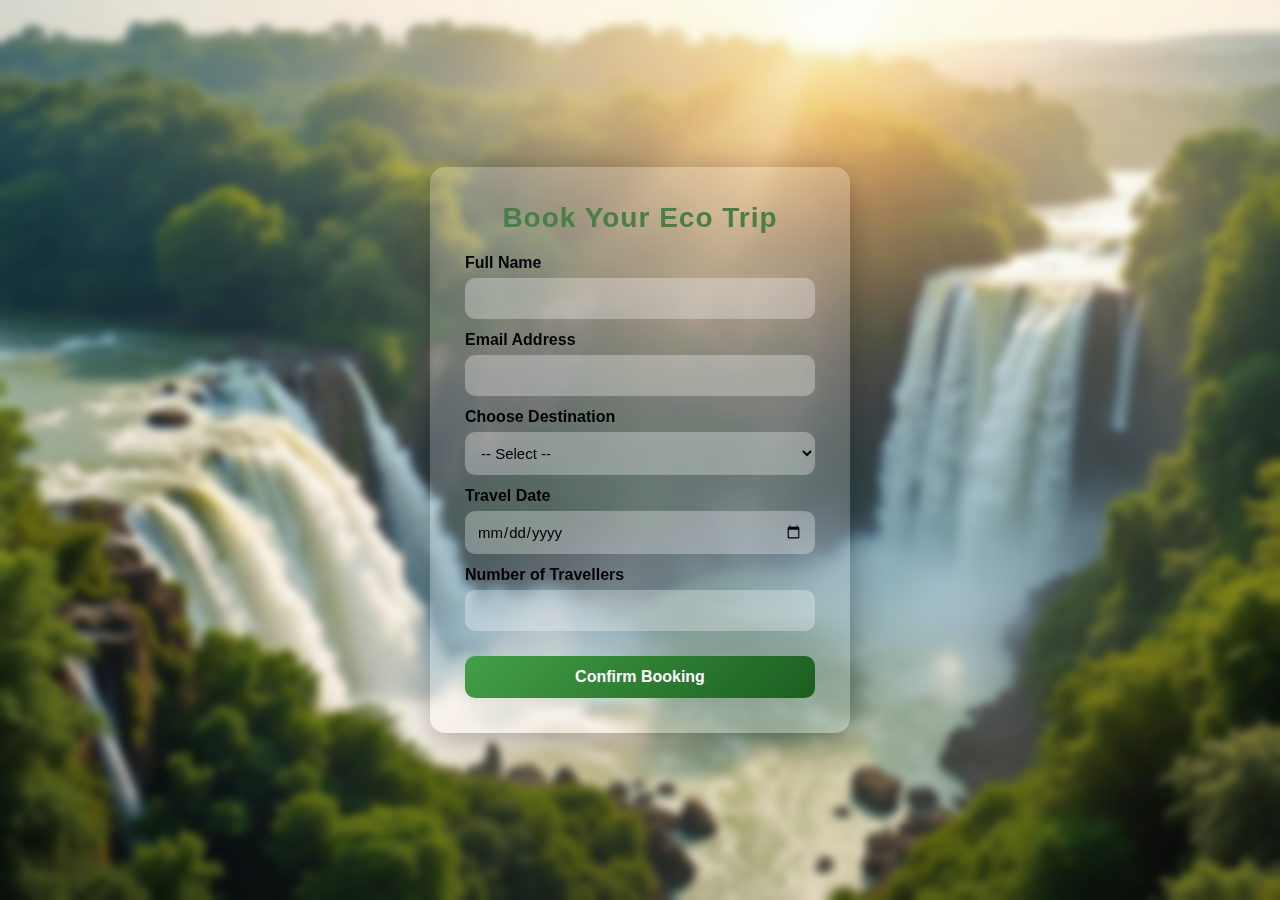
<file: booking.html>
<!DOCTYPE html>
<html lang="en">
<head>
  <meta charset="UTF-8">
  <meta name="viewport" content="width=device-width, initial-scale=1.0">
  <title>Book Your Trip - EcoTravel Jharkhand</title>
  <link rel="stylesheet" href="booking.css">
</head>
<body>
  <div class="booking-container">
    <h2>Book Your Eco Trip</h2>
    <form action="#" method="POST">
      <label for="name">Full Name</label>
      <input type="text" id="name" name="name" required>

      <label for="email">Email Address</label>
      <input type="email" id="email" name="email" required>

      <label for="destination">Choose Destination</label>
      <select id="destination" name="destination" required>
        <option value="">-- Select --</option>
        <option value="betla">Betla National Park</option>
        <option value="netarhat">Netarhat</option>
        <option value="hundru">Hundru Falls</option>
        <option value="parasnath">Parasnath Hill</option>
      </select>

      <label for="date">Travel Date</label>
      <input type="date" id="date" name="date" required>

      <label for="travellers">Number of Travellers</label>
      <input type="number" id="travellers" name="travellers" min="1" max="20" required>

      <button type="submit" class="btn">Confirm Booking</button>
    </form>
  </div>
</body>
</html>
</file>
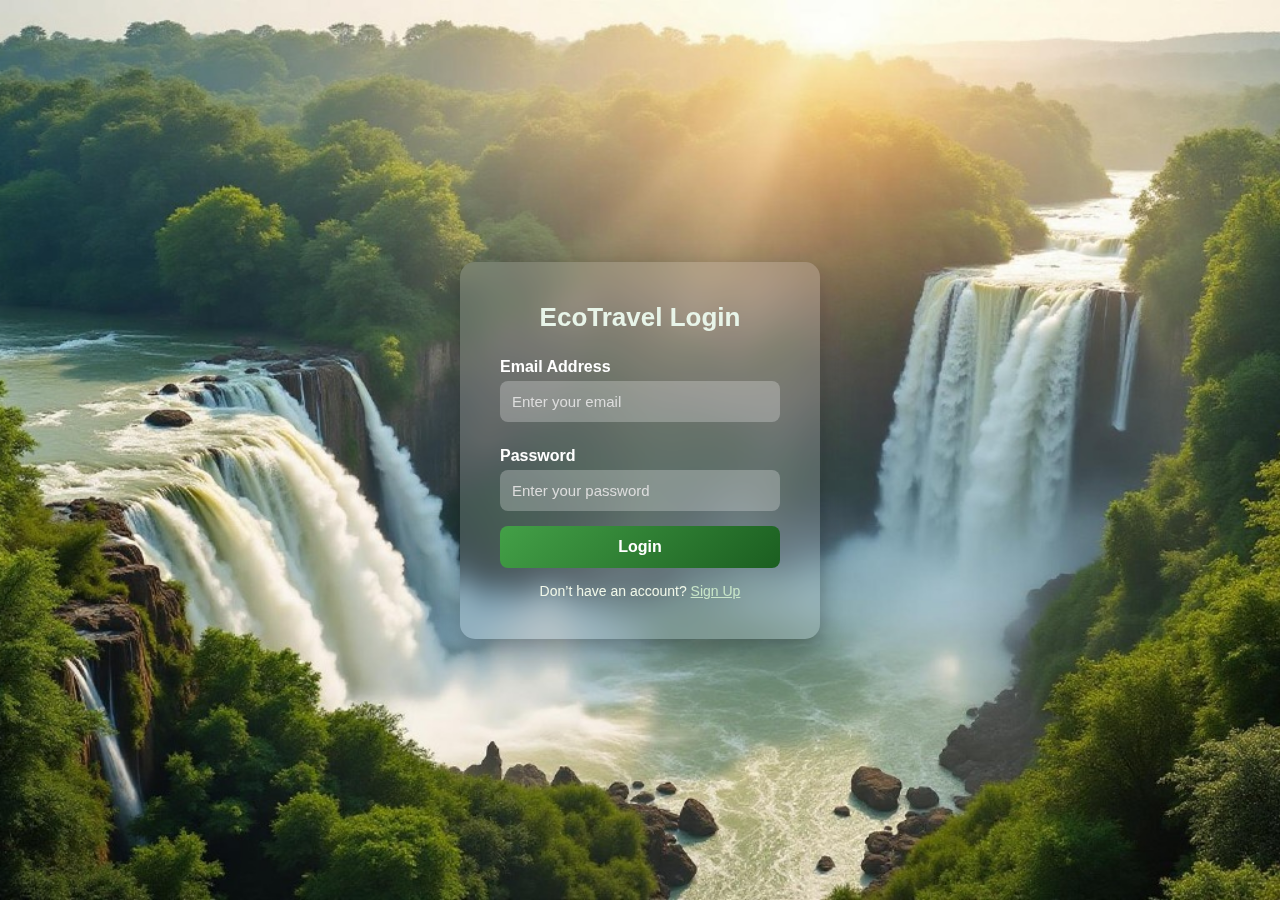
<file: login.html>
<!DOCTYPE html>
<html lang="en">
<head>
  <meta charset="UTF-8">
  <meta name="viewport" content="width=device-width, initial-scale=1.0">
  <title>Login - EcoTravel Jharkhand</title>
  <style>
    /* Reset */
    * {
      margin: 0;
      padding: 0;
      box-sizing: border-box;
      font-family: "Poppins", sans-serif;
    }

    /* Background */
    body {
      background: url("img1.jpg") no-repeat center center/cover;
      display: flex;
      justify-content: center;
      align-items: center;
      min-height: 100vh;
    }

    /* Container */
    .login-container {
      width: 360px;
      background: rgba(255, 255, 255, 0.15);
      backdrop-filter: blur(12px);
      padding: 40px;
      border-radius: 15px;
      box-shadow: 0 8px 25px rgba(0,0,0,0.3);
      color: #fff;
      text-align: center;
      animation: fadeIn 1s ease-in-out;
    }

    /* Heading */
    .login-container h2 {
      margin-bottom: 25px;
      font-size: 26px;
      color: #e8f5e9;
    }

    /* Labels */
    .login-container label {
      display: block;
      text-align: left;
      margin: 10px 0 5px;
      font-weight: 600;
    }

    /* Inputs */
    .login-container input {
      width: 100%;
      padding: 12px;
      margin-bottom: 15px;
      border: none;
      border-radius: 8px;
      background: rgba(255,255,255,0.25);
      color: #fff;
      outline: none;
      font-size: 15px;
    }

    .login-container input::placeholder {
      color: #ddd;
    }

    .login-container input:focus {
      background: rgba(255,255,255,0.4);
      box-shadow: 0 0 10px rgba(76,175,80,0.6);
    }

    /* Button */
    .login-container .btn {
      width: 100%;
      padding: 12px;
      border: none;
      border-radius: 8px;
      background: linear-gradient(135deg, #43a047, #1b5e20);
      color: #fff;
      font-size: 16px;
      font-weight: bold;
      cursor: pointer;
      transition: 0.3s;
    }

    .login-container .btn:hover {
      background: linear-gradient(135deg, #66bb6a, #2e7d32);
      transform: translateY(-2px);
    }

    /* Sign Up text */
    .signup-text {
      margin-top: 15px;
      font-size: 14px;
      color: #f1f8e9;
    }

    .signup-text a {
      color: #c8e6c9;
      text-decoration: underline;
    }

    /* Animation */
    @keyframes fadeIn {
      from { opacity: 0; transform: translateY(30px); }
      to { opacity: 1; transform: translateY(0); }
    }
  </style>
</head>
<body>
  <div class="login-container">
    <h2>EcoTravel Login</h2>
    <form action="#" method="POST">
      <label for="email">Email Address</label>
      <input type="email" id="email" name="email" placeholder="Enter your email" required>

      <label for="password">Password</label>
      <input type="password" id="password" name="password" placeholder="Enter your password" required>

      <button type="submit" class="btn">Login</button>

      <p class="signup-text">
        Don’t have an account? <a href="#">Sign Up</a>
      </p>
    </form>
  </div>
</body>
</html>
</file>
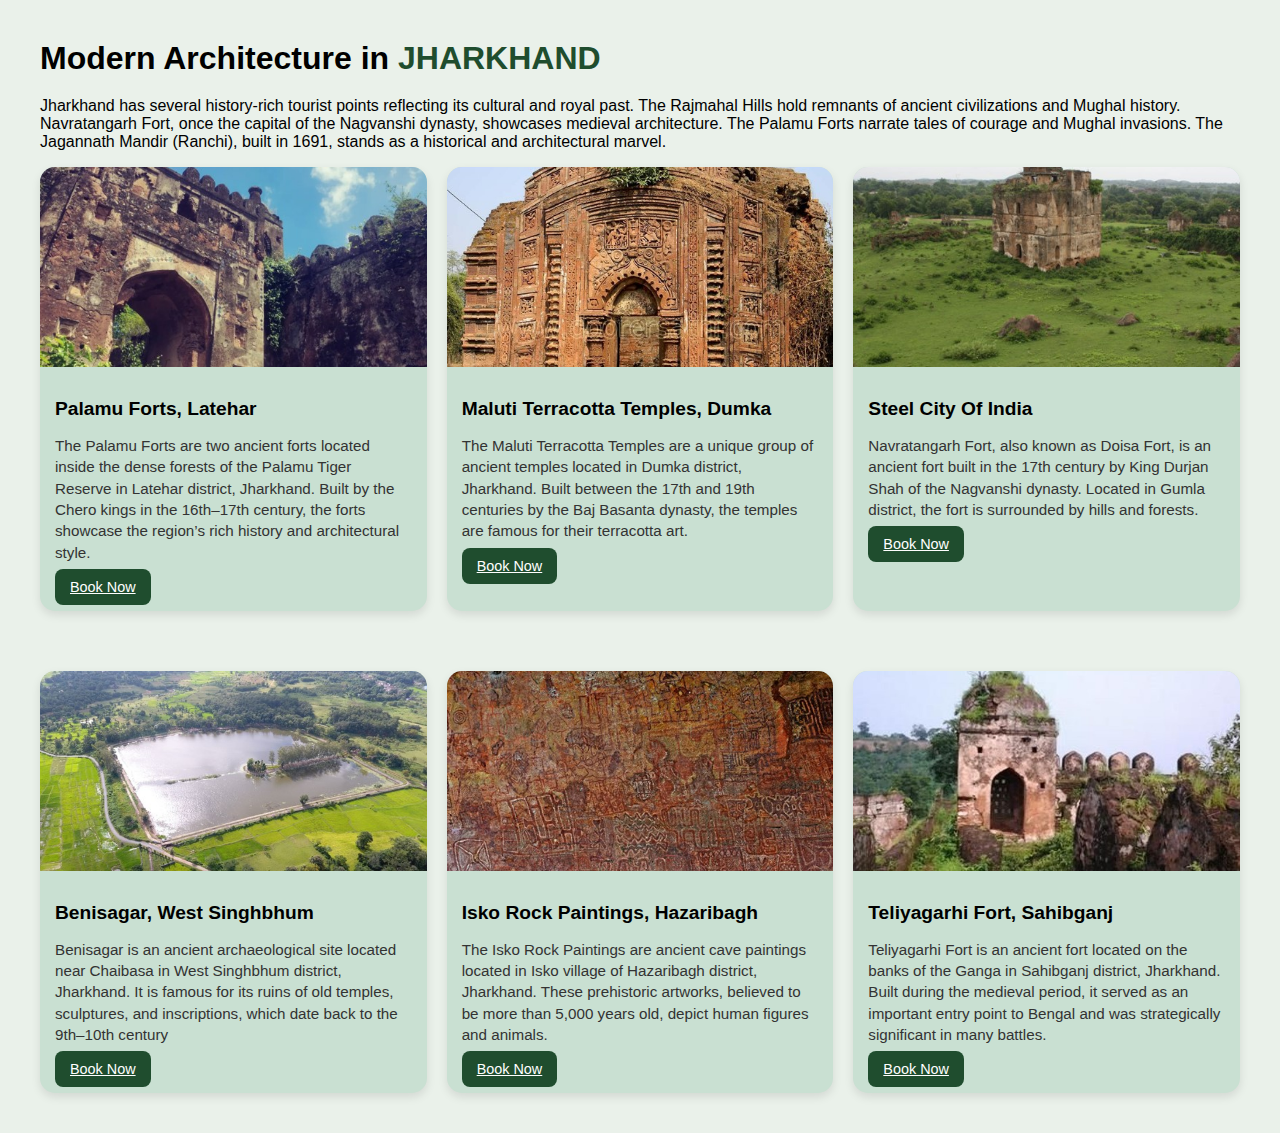
<file: morden.html>
<!DOCTYPE html>
<html lang="en">
<head>
  <meta charset="UTF-8">
  <meta name="viewport" content="width=device-width, initial-scale=1.0">
  <title>Featured Destinations</title>
  <style>
    body {
      font-family: Arial, sans-serif;
      background: #eaf1ea;
      margin: 0;
      padding: 0;
    }

    .container {
      max-width: 1200px;
      margin: 40px auto;
      padding: 0 20px;
    }

    h1 {
      font-size: 2rem;
      margin-bottom: 20px;
      font-weight: bold;
      align-content: center;
      justify-content: center;
    }

    .cards {
      display: grid;
      grid-template-columns: repeat(auto-fit, minmax(300px, 1fr));
      gap: 20px;
    }

    .card {
      background: #c9e0d2;
      border-radius: 15px;
      overflow: hidden;
      box-shadow: 0 4px 10px rgba(0,0,0,0.1);
      transition: transform 0.3s ease;
    }

    .card:hover {
      transform: translateY(-5px);
    }

    .card img {
      width: 100%;
      height: 200px;
      object-fit: cover;
      display: block;
    }

    .card-content {
      padding: 15px;
    }

    .card-content h2 {
      font-size: 1.2rem;
      margin-bottom: 10px;
      font-weight: bold;
    }

    .card-content p {
      font-size: 0.95rem;
      line-height: 1.4;
      margin-bottom: 15px;
      color: #333;
    }

    .button {
      background: #1f4d2e;
      color: white;
      border: none;
      padding: 10px 15px;
      border-radius: 8px;
      cursor: pointer;
      font-size: 0.9rem;
      transition: background 0.3s ease;
    }

    .card-content button:hover {
      background: #163a22;
    }
    span{
        color: #1f4d2e;
    }
  
  </style>
</head>
<body>
  <div class="container">
    <h1>Modern Architecture in <span>JHARKHAND</span></h1>
    <p>
       Jharkhand has several history-rich tourist points reflecting its cultural and royal past.
The Rajmahal Hills hold remnants of ancient civilizations and Mughal history.
Navratangarh Fort, once the capital of the Nagvanshi dynasty, showcases medieval architecture.
The Palamu Forts narrate tales of courage and Mughal invasions.
The Jagannath Mandir (Ranchi), built in 1691, stands as a historical and architectural marvel.
    </p>
    <div class="cards">
      <!-- Card 1 -->
      <div class="card">
        <img src="history1.jpg" alt="Nature">
        <div class="card-content">
          <h2>Palamu Forts, Latehar</h2>
          <p>The Palamu Forts are two ancient forts located inside the dense forests of the Palamu Tiger Reserve in Latehar district, Jharkhand. Built by the Chero kings in the 16th–17th century, the forts showcase the region’s rich history and architectural style.</p>
          <a class="button" href="booking.html">Book Now</a>
        </div>
      </div>
      <!-- Card 2 -->
      <div class="card">
        <img src="history2.jpg" alt="Temple">
        <div class="card-content">
          <h2>Maluti Terracotta Temples, Dumka</h2>
          <p>The Maluti Terracotta Temples are a unique group of ancient temples located in Dumka district, Jharkhand. Built between the 17th and 19th centuries by the Baj Basanta dynasty, the temples are famous for their terracotta art.</p>
          <a class="button" href="booking.html">Book Now</a>
        </div>
      </div>
      <!-- Card 3 -->
      <div class="card">
        <img src="history3.jpg" alt="Steel City">
        <div class="card-content">
          <h2>Steel City Of India</h2>
          <p>Navratangarh Fort, also known as Doisa Fort, is an ancient fort built in the 17th century by King Durjan Shah of the Nagvanshi dynasty. Located in Gumla district, the fort is surrounded by hills and forests.</p>
          <a class="button" href="booking.html">Book Now</a>
        </div>
        
      </div>
    </div>
  </div>
  <div class="container">
    <h1></h1>
    <div class="cards">
      <!-- Card 4 -->
      <div class="card">
        <img src="history4.jpg" alt="Nature">
        <div class="card-content">
          <h2>Benisagar, West Singhbhum</h2>
          <p>Benisagar is an ancient archaeological site located near Chaibasa in West Singhbhum district, Jharkhand. It is famous for its ruins of old temples, sculptures, and inscriptions, which date back to the 9th–10th century</p>
          <a class="button" href="booking.html">Book Now</a>
        </div>
      </div>
      <!-- Card 5 -->
      <div class="card">
        <img src="history5.jpg" alt="Temple">
        <div class="card-content">
          <h2>Isko Rock Paintings, Hazaribagh</h2>
          <p>The Isko Rock Paintings are ancient cave paintings located in Isko village of Hazaribagh district, Jharkhand. These prehistoric artworks, believed to be more than 5,000 years old, depict human figures and animals.</p>
          <a class="button" href="booking.html">Book Now</a>
        </div>
      </div>
      <!-- Card 6 -->
      <div class="card">
        <img src="history6.jpg" alt="Steel City">
        <div class="card-content">
          <h2>Teliyagarhi Fort, Sahibganj</h2>
          <p>Teliyagarhi Fort is an ancient fort located on the banks of the Ganga in Sahibganj district, Jharkhand. Built during the medieval period, it served as an important entry point to Bengal and was strategically significant in many battles.</p>
          <a class="button" href="booking.html">Book Now</a>
        </div>
        
      </div>
    </div>
  </div>
</body>
</html>
</file>
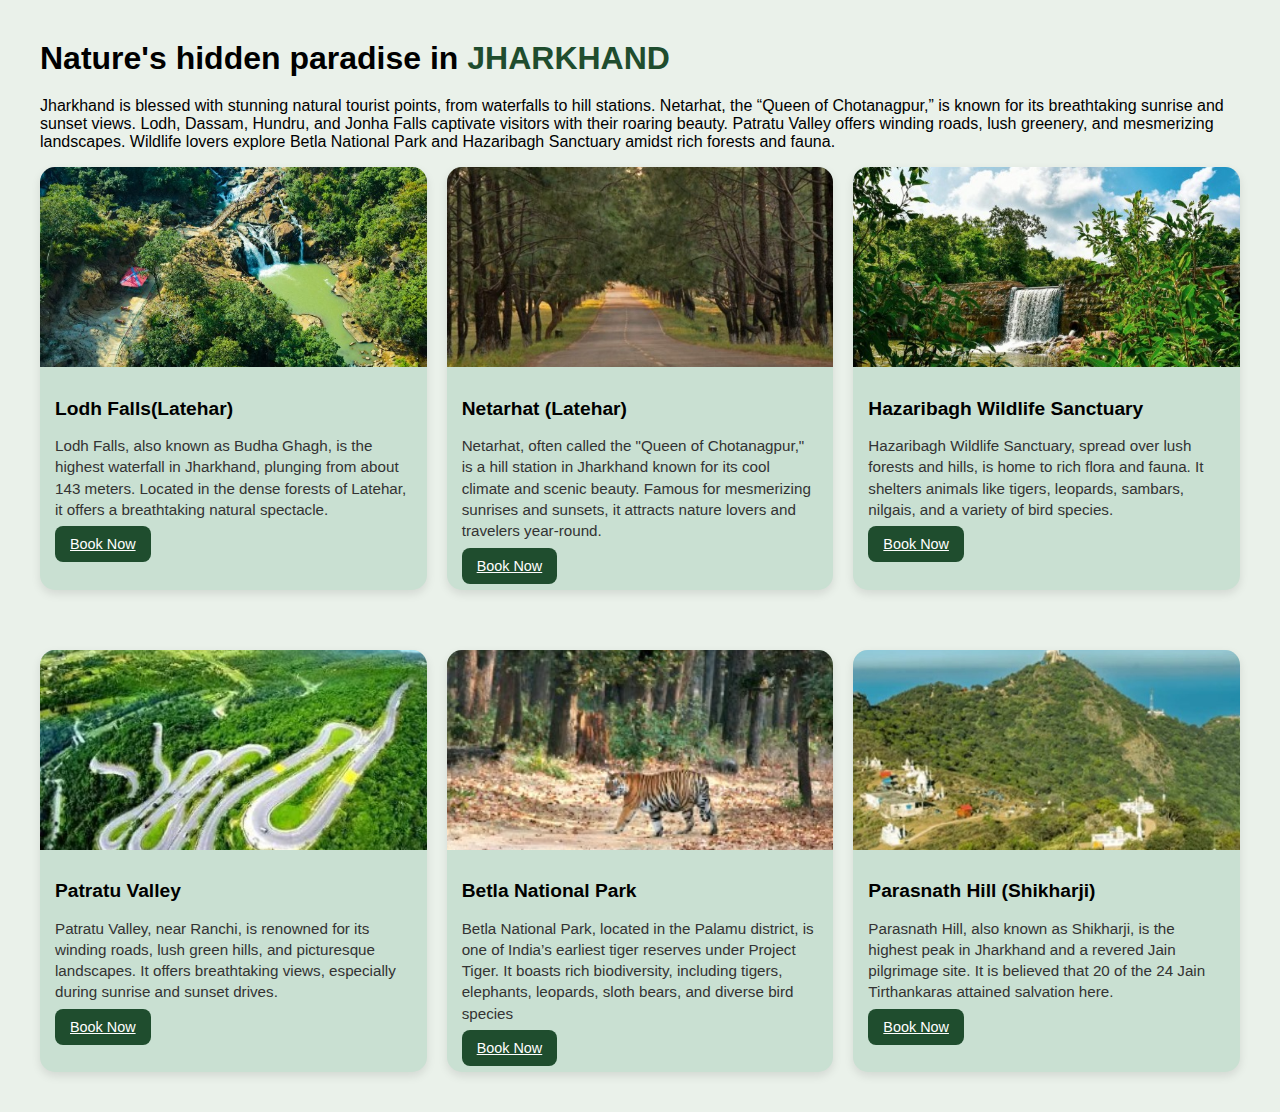
<file: nature.html>
<!DOCTYPE html>
<html lang="en">
<head>
  <meta charset="UTF-8">
  <meta name="viewport" content="width=device-width, initial-scale=1.0">
  <title>Featured Destinations</title>
  <style>
    body {
      font-family: Arial, sans-serif;
      background: #eaf1ea;
      margin: 0;
      padding: 0;
    }

    .container {
      max-width: 1200px;
      margin: 40px auto;
      padding: 0 20px;
    }

    h1 {
      font-size: 2rem;
      margin-bottom: 20px;
      font-weight: bold;
      align-content: center;
      justify-content: center;
    }

    .cards {
      display: grid;
      grid-template-columns: repeat(auto-fit, minmax(300px, 1fr));
      gap: 20px;
    }

    .card {
      background: #c9e0d2;
      border-radius: 15px;
      overflow: hidden;
      box-shadow: 0 4px 10px rgba(0,0,0,0.1);
      transition: transform 0.3s ease;
    }

    .card:hover {
      transform: translateY(-5px);
    }

    .card img {
      width: 100%;
      height: 200px;
      object-fit: cover;
      display: block;
    }

    .card-content {
      padding: 15px;
    }

    .card-content h2 {
      font-size: 1.2rem;
      margin-bottom: 10px;
      font-weight: bold;
    }

    .card-content p {
      font-size: 0.95rem;
      line-height: 1.4;
      margin-bottom: 15px;
      color: #333;
    }

    .button {
      background: #1f4d2e;
      color: white;
      border: none;
      padding: 10px 15px;
      border-radius: 8px;
      cursor: pointer;
      font-size: 0.9rem;
      transition: background 0.3s ease;
    }

    .card-content button:hover {
      background: #163a22;
    }
    span{
        color: #1f4d2e;
    }
  </style>
</head>
<body>
  <div class="container">
    <h1>Nature's hidden paradise in <span>JHARKHAND</span></h1>
    <p>
        Jharkhand is blessed with stunning natural tourist points, from waterfalls to hill stations.
Netarhat, the “Queen of Chotanagpur,” is known for its breathtaking sunrise and sunset views.
Lodh, Dassam, Hundru, and Jonha Falls captivate visitors with their roaring beauty.
Patratu Valley offers winding roads, lush greenery, and mesmerizing landscapes.
Wildlife lovers explore Betla National Park and Hazaribagh Sanctuary amidst rich forests and fauna.
    </p>
    <div class="cards">
      <!-- Card 1 -->
      <div class="card">
        <img src="nature1.jpg" alt="Nature">
        <div class="card-content">
          <h2>Lodh Falls(Latehar)</h2>
          <p>Lodh Falls, also known as Budha Ghagh, is the highest waterfall in Jharkhand, plunging from about 143 meters.
Located in the dense forests of Latehar, it offers a breathtaking natural spectacle.</p>
          <a class="button" href="booking.html">Book Now</a>
        </div>
      </div>
      <!-- Card 2 -->
      <div class="card">
        <img src="nature2.jpg" alt="Temple">
        <div class="card-content">
          <h2>Netarhat (Latehar)</h2>
          <p>Netarhat, often called the "Queen of Chotanagpur," is a hill station in Jharkhand known for its cool climate and scenic beauty.
Famous for mesmerizing sunrises and sunsets, it attracts nature lovers and travelers year-round.</p>
          <a class="button" href="booking.html">Book Now</a>
        </div>
      </div>
      <!-- Card 3 -->
      <div class="card">
        <img src="nature3.jpg" alt="Steel City">
        <div class="card-content">
          <h2>Hazaribagh Wildlife Sanctuary</h2>
          <p>Hazaribagh Wildlife Sanctuary, spread over lush forests and hills, is home to rich flora and fauna.
It shelters animals like tigers, leopards, sambars, nilgais, and a variety of bird species.</p>
          <a class="button" href="booking.html">Book Now</a>
        </div>
        
      </div>
    </div>
  </div>
  <div class="container">
    <h1></h1>
    <div class="cards">
      <!-- Card 1 -->
      <div class="card">
        <img src="nature4.jpg" alt="Nature">
        <div class="card-content">
          <h2>Patratu Valley</h2>
          <p>Patratu Valley, near Ranchi, is renowned for its winding roads, lush green hills, and picturesque landscapes.
It offers breathtaking views, especially during sunrise and sunset drives.</p>
          <a class="button" href="booking.html">Book Now</a>
        </div>
      </div>
      <!-- Card 2 -->
      <div class="card">
        <img src="nature5.jpg" alt="Temple">
        <div class="card-content">
          <h2>Betla National Park</h2>
          <p>Betla National Park, located in the Palamu district, is one of India’s earliest tiger reserves under Project Tiger.
It boasts rich biodiversity, including tigers, elephants, leopards, sloth bears, and diverse bird species</p>
          <a class="button" href="booking.html">Book Now</a>
        </div>
      </div>
      <!-- Card 3 -->
      <div class="card">
        <img src="nature6.jpg" alt="Steel City">
        <div class="card-content">
          <h2>Parasnath Hill (Shikharji)</h2>
          <p>Parasnath Hill, also known as Shikharji, is the highest peak in Jharkhand and a revered Jain pilgrimage site.
It is believed that 20 of the 24 Jain Tirthankaras attained salvation here.</p>
          <a class="button" href="booking.html">Book Now</a>
        </div>
        
      </div>
    </div>
  </div>
</body>
</html>
</file>
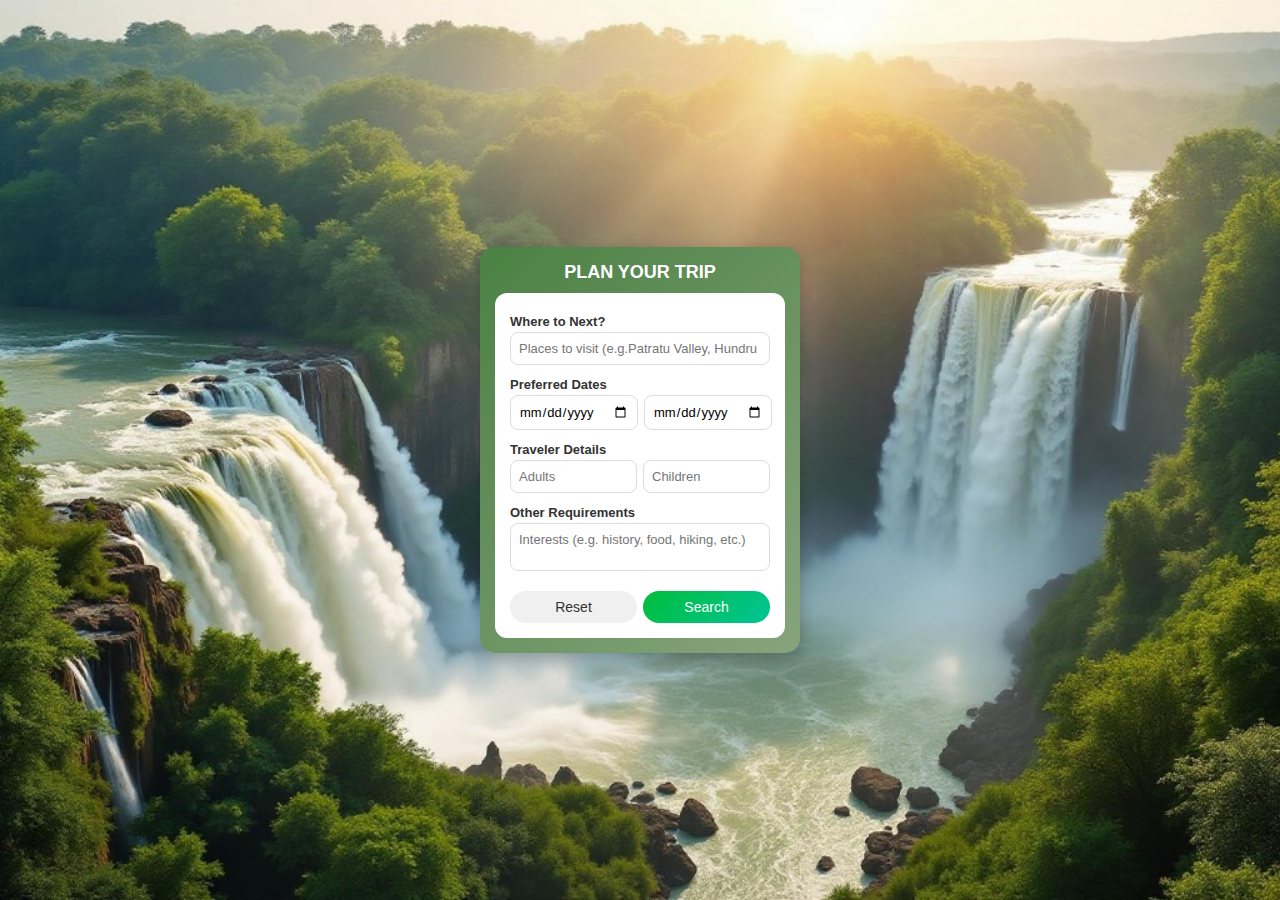
<file: plan.html>
<!DOCTYPE html>
<html lang="en">
<head>
  <meta charset="UTF-8">
  <meta name="viewport" content="width=device-width, initial-scale=1.0">
  <title>Plan Your Trip</title>
  <style>
    * {
      margin: 0;
      padding: 0;
      box-sizing: border-box;
      font-family: 'Segoe UI', Tahoma, Geneva, Verdana, sans-serif;
    }

    body {
      background: url(img1.jpg) no-repeat center center/cover;
      height: 100vh;
      display: flex;
      justify-content: center;
      align-items: center;
    }

    /* Animation */
    @keyframes riseUp {
      0% {
        opacity: 0;
        transform: translateY(80px) scale(0.95);
      }
      100% {
        opacity: 1;
        transform: translateY(0) scale(1);
      }
    }

    .container {
      background: linear-gradient(135deg, #4b8143, #87a47c);
      padding: 15px;
      border-radius: 15px;
      width: 320px;
      box-shadow: 0px 4px 14px rgba(0,0,0,0.2);

      /* Animation effect */
      animation: riseUp 0.8s ease-out forwards;
    }

    .container h2 {
      text-align: center;
      color: white;
      margin-bottom: 10px;
      font-size: 18px;
    }

    .form-box {
      background: white;
      padding: 15px;
      border-radius: 12px;
    }

    label {
      font-weight: 600;
      font-size: 13px;
      display: block;
      margin: 6px 0 3px;
      color: #333;
    }

    input, textarea {
      width: 100%;
      padding: 8px;
      border: 1px solid #ddd;
      border-radius: 8px;
      outline: none;
      margin-bottom: 6px;
      font-size: 13px;
    }

    .row {
      display: flex;
      gap: 6px;
    }

    .row input {
      flex: 1;
    }

    textarea {
      resize: none;
    }

    .buttons {
      display: flex;
      justify-content: space-between;
      margin-top: 10px;
    }

    .btn {
      flex: 1;
      padding: 8px;
      border: none;
      border-radius: 20px;
      font-size: 14px;
      cursor: pointer;
      transition: 0.3s;
    }

    .reset {
      background: #f0f0f0;
      color: #333;
      margin-right: 6px;
    }

    .search {
      background: linear-gradient(135deg, #01be3b, #00c497);
      color: white;
    }

    .reset:hover {
      background: #ddd;
    }

    .search:hover {
      opacity: 0.85;
    }

    /* Bottom Nav */
    .bottom-nav {
      display: flex;
      justify-content: space-around;
      margin-top: 10px;
      padding: 8px;
      background: white;
      border-radius: 10px;
    }

    .bottom-nav a {
      text-align: center;
      color: #666;
      font-size: 11px;
      text-decoration: none;
    }
  </style>
</head>
<body>
  <div class="container">
    <h2>PLAN YOUR TRIP</h2>
    <div class="form-box">
      <label>Where to Next?</label>
      <input type="text" placeholder="Places to visit (e.g.Patratu Valley, Hundru Falls)">

      <label>Preferred Dates</label>
      <div class="row">
        <input type="date">
        <input type="date">
      </div>

      <label>Traveler Details</label>
      <div class="row">
        <input type="number" placeholder="Adults">
        <input type="number" placeholder="Children">
      </div>

      <label>Other Requirements</label>
      <textarea rows="2" placeholder="Interests (e.g. history, food, hiking, etc.)"></textarea>

      <div class="buttons">
        <button class="btn reset">Reset</button>
        <button class="btn search">Search</button>
      </div>
    </div>

   
  </div>
</body>
</html>
</file>
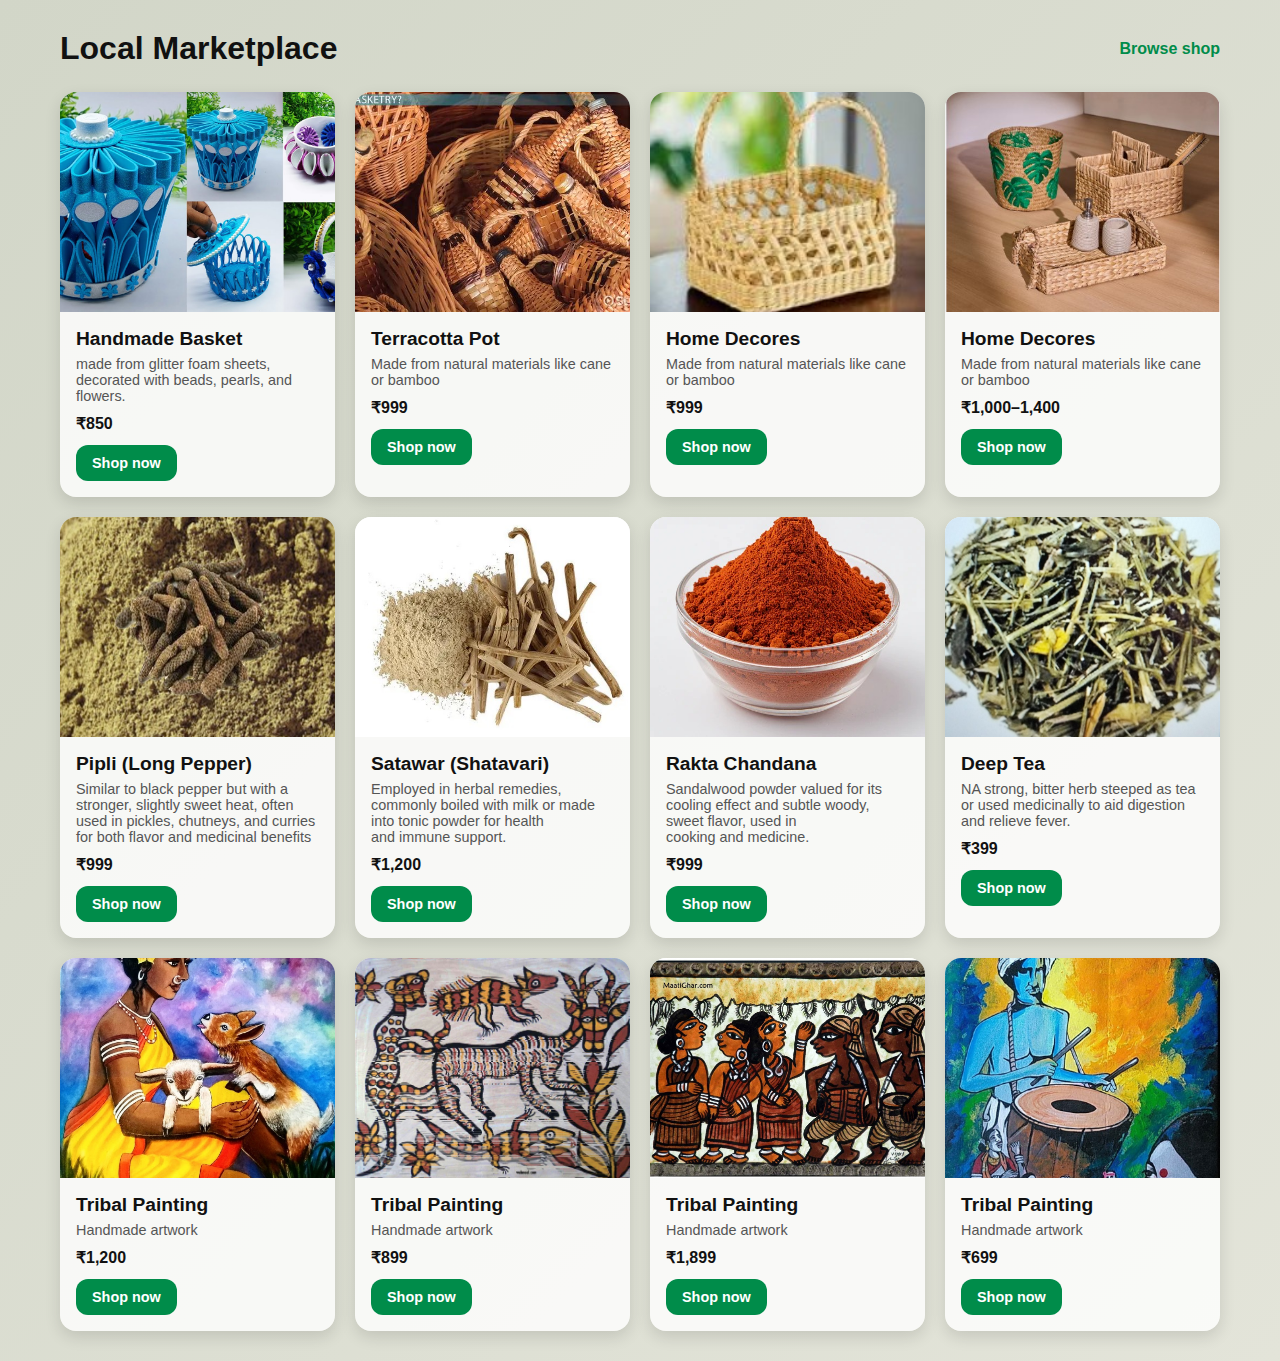
<file: shop.html>
<!DOCTYPE html>
<html lang="en">
<head>
  <meta charset="UTF-8">
  <meta name="viewport" content="width=device-width, initial-scale=1.0">
  <title>Local Marketplace</title>
  <style>
    /* General Reset */
    * {
      margin: 0;
      padding: 0;
      box-sizing: border-box;
    }

    body {
      font-family: 'Segoe UI', Tahoma, Geneva, Verdana, sans-serif;
      background: linear-gradient(135deg, #d2d6c8, #e3e4d9);
      color: #111;
    }

    /* Container */
    .container {
      max-width: 1200px;
      margin: 30px auto;
      padding: 0 20px;
    }

    /* Header */
    .header {
      display: flex;
      justify-content: space-between;
      align-items: center;
      margin-bottom: 25px;
    }

    .header h1 {
      font-size: 2rem;
      font-weight: 700;
    }

    .browse-link {
      font-size: 1rem;
      color: #008c4a;
      text-decoration: none;
      font-weight: bold;
      transition: color 0.3s ease;
    }

    .browse-link:hover {
      color: #005c31;
    }

    /* Product Grid */
    .product-grid {
      display: grid;
      grid-template-columns: repeat(auto-fit, minmax(260px, 1fr));
      gap: 20px;
    }

    /* Product Card */
    .product-card {
      background: rgba(255, 255, 255, 0.8);
      border-radius: 16px;
      overflow: hidden;
      box-shadow: 0 6px 16px rgba(0,0,0,0.12);
      transition: transform 0.3s ease, box-shadow 0.3s ease;
      display: flex;
      flex-direction: column;
    }

    .product-card:hover {
      transform: translateY(-8px);
      box-shadow: 0 10px 24px rgba(0,0,0,0.18);
    }

    .product-card img {
      width: 100%;
      height: 220px;
      object-fit: cover;
    }

    /* Info */
    .product-info {
      padding: 16px;
    }

    .product-info h2 {
      font-size: 1.2rem;
      font-weight: 600;
      margin-bottom: 6px;
    }

    .product-info p {
      font-size: 0.9rem;
      color: #555;
      margin-bottom: 10px;
    }

    .price {
      display: block;
      font-weight: bold;
      font-size: 1rem;
      margin-bottom: 12px;
    }

    /* Button */
    .product-info button {
      background: #008c4a;
      color: #fff;
      border: none;
      padding: 10px 16px;
      border-radius: 12px;
      cursor: pointer;
      font-size: 0.9rem;
      font-weight: bold;
      transition: background 0.3s ease, transform 0.2s ease;
    }

    .product-info button:hover {
      background: #005c31;
      transform: translateY(-2px);
    }
  </style>
</head>
<body>
  <div class="container">
    <!-- Header -->
    <div class="header">
      <h1>Local Marketplace</h1>
      <a href="#" class="browse-link">Browse shop</a>
    </div>

    <!-- Product Grid -->
    <div class="product-grid">
      <!-- Product 1 -->
      <div class="product-card">
        <img src="bas1.jpg" alt="Handwoven Basket">
        <div class="product-info">
          <h2>Handmade Basket</h2>
          <p>made from glitter foam sheets, decorated with beads, pearls, and flowers.</p>
          <span class="price">₹850</span>
          <button>Shop now</button>
        </div>
      </div>

      <!-- Product 2 -->
      <div class="product-card">
        <img src="bas2.jpg" alt="Terracotta Pot">
        <div class="product-info">
          <h2>Terracotta Pot</h2>
          <p>Made from natural materials like cane or bamboo</p>
          <span class="price">₹999</span>
          <button>Shop now</button>
        </div>
      </div>

      <!-- Product 3 -->
      <div class="product-card">
        <img src="bas3.jpg" alt="Organic Spices">
        <div class="product-info">
          <h2>Home Decores</h2>
          <p>Made from natural materials like cane or bamboo</p>
          <span class="price">₹999</span>
          <button>Shop now</button>
        </div>
      </div>

      <!-- Product 4 -->
      <div id="target" class="product-card">
        <img src="bas4.jpg" alt="Tribal Painting">
        <div class="product-info">
          <h2>Home Decores</h2>
          <p>Made from natural materials like cane or bamboo</p>
          <span class="price">₹1,000–1,400</span>
          <button>Shop now</button>
        </div>
      </div>

      <!-- Product 5 -->
      <div class="product-card">
        <img src="spices1.jpg" alt="Tribal Jewellery">
        <div class="product-info">
          <h2>Pipli (Long Pepper)</h2>
          <p>Similar to black pepper but with a stronger, slightly sweet heat, often used in pickles, chutneys, and curries for both flavor and medicinal benefits</p>
          <span class="price">₹999</span>
          <button>Shop now</button>
        </div>
      </div>

      <!-- Product 6 -->
      <div class="product-card">
        <img src="spices2.jpg" alt="Handloom Fabric">
        <div class="product-info">
          <h2>Satawar (Shatavari)</h2>
          <p> Employed in herbal remedies, commonly boiled with milk or made into tonic powder for health and immune support.</p>
          <span class="price">₹1,200</span>
          <button>Shop now</button>
        </div>
      </div>
       <div class="product-card">
        <img src="spices3.jpg" alt="Handloom Fabric">
        <div class="product-info">
          <h2>Rakta Chandana</h2>
          <p> Sandalwood powder valued for its cooling effect and subtle woody, sweet flavor, used in cooking and medicine.</p>
          <span class="price">₹999</span>
          <button>Shop now</button>
        </div>
      </div>


       <div class="product-card">
        <img src="spices4.jpg" alt="Handloom Fabric">
        <div class="product-info">
          <h2>Deep Tea</h2>
          <p>NA strong, bitter herb steeped as tea or used medicinally to aid digestion and relieve fever.</p>
          <span class="price">₹399</span>
          <button>Shop now</button>
        </div>
      </div>

       <div class="product-card">
        <img src="paint4.jpg" alt="Handloom Fabric">
        <div class="product-info">
          <h2>Tribal Painting</h2>
          <p>Handmade artwork</p>
          <span class="price">₹1,200</span>
          <button>Shop now</button>
        </div>
      </div>

       <div class="product-card">
        <img src="paint3.jpg" alt="Handloom Fabric">
        <div class="product-info">
          <h2>Tribal Painting</h2>
          <p>Handmade artwork</p>
          <span class="price">₹899</span>
          <button>Shop now</button>
        </div>
      </div>

       <div class="product-card">
        <img src="paint2.jpg" alt="Handloom Fabric">
        <div class="product-info">
          <h2>Tribal Painting</h2>
          <p>Handmade artwork</p>
          <span class="price">₹1,899</span>
          <button>Shop now</button>
        </div>
      </div>

       <div class="product-card">
        <img src="paint1.jpg" alt="Handloom Fabric">
        <div class="product-info">
          <h2>Tribal Painting</h2>
          <p>Handmade artwork</p>
          <span class="price">₹699</span>
          <button>Shop now</button>
        </div>
      </div>

     
    </div>
  </div>
</body>
</html>
</file>
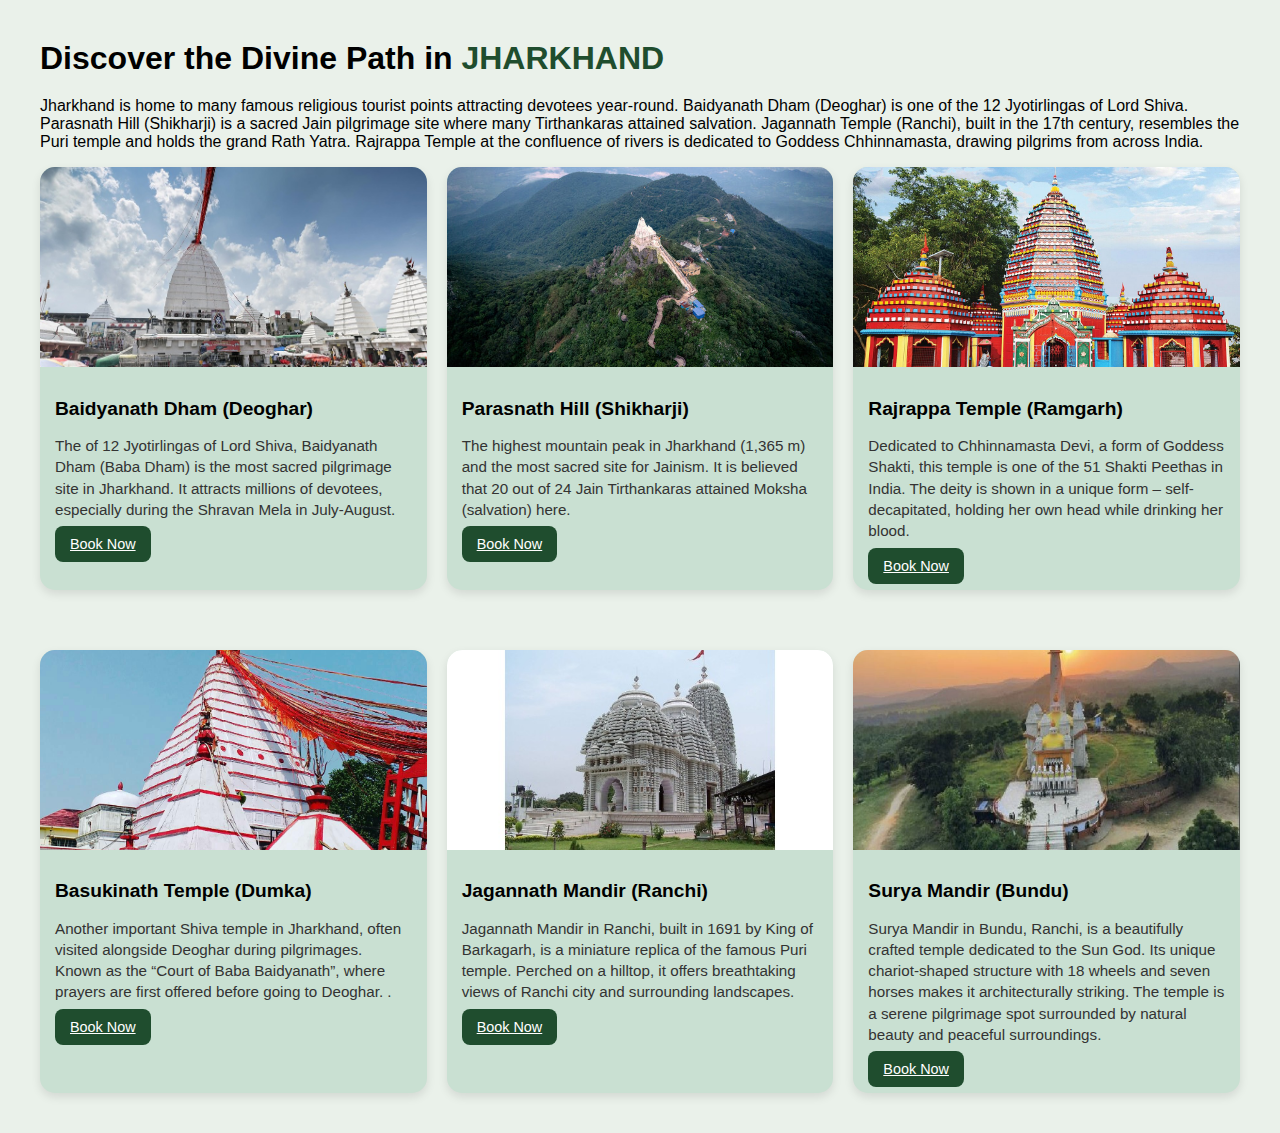
<file: temple.html>
<!DOCTYPE html>
<html lang="en">

<head>
  <meta charset="UTF-8">
  <meta name="viewport" content="width=device-width, initial-scale=1.0">
  <title>Featured Destinations</title>
  <style>
    body {
      font-family: Arial, sans-serif;
      background: #eaf1ea;
      margin: 0;
      padding: 0;
    }

    .container {
      max-width: 1200px;
      margin: 40px auto;
      padding: 0 20px;
    }

    h1 {
      font-size: 2rem;
      margin-bottom: 20px;
      font-weight: bold;
      align-content: center;
      justify-content: center;
    }

    .cards {
      display: grid;
      grid-template-columns: repeat(auto-fit, minmax(300px, 1fr));
      gap: 20px;
    }

    .card {
      background: #c9e0d2;
      border-radius: 15px;
      overflow: hidden;
      box-shadow: 0 4px 10px rgba(0, 0, 0, 0.1);
      transition: transform 0.3s ease;
    }

    .card:hover {
      transform: translateY(-5px);
    }

    .card img {
      width: 100%;
      height: 200px;
      object-fit: cover;
      display: block;
    }

    .card-content {
      padding: 15px;
    }

    .card-content h2 {
      font-size: 1.2rem;
      margin-bottom: 10px;
      font-weight: bold;
    }

    .card-content p {
      font-size: 0.95rem;
      line-height: 1.4;
      margin-bottom: 15px;
      color: #333;
    }

    .button {
      background: #1f4d2e;
      color: white;
      border: none;
      padding: 10px 15px;
      border-radius: 8px;
      cursor: pointer;
      font-size: 0.9rem;
      transition: background 0.3s ease;
    }

    .card-content button:hover {
      background: #163a22;
    }

    span {
      color: #1f4d2e;
    }
  </style>
</head>

<body>
  <div class="container">
    <h1>Discover the Divine Path in <span>JHARKHAND</span></h1>
    <p>
      Jharkhand is home to many famous religious tourist points attracting devotees year-round.
Baidyanath Dham (Deoghar) is one of the 12 Jyotirlingas of Lord Shiva.
Parasnath Hill (Shikharji) is a sacred Jain pilgrimage site where many Tirthankaras attained salvation.
Jagannath Temple (Ranchi), built in the 17th century, resembles the Puri temple and holds the grand Rath Yatra.
Rajrappa Temple at the confluence of rivers is dedicated to Goddess Chhinnamasta, drawing pilgrims from across India.
    </p>
    <div class="cards">
      <!-- Card 1 -->
      <div class="card">
        <img src="temp1.jpg" alt="Nature">
        <div class="card-content">
          <h2>Baidyanath Dham (Deoghar)</h2>
          <p>The of 12 Jyotirlingas of Lord Shiva, Baidyanath Dham (Baba Dham) is the most sacred pilgrimage site in
            Jharkhand. It attracts millions of devotees, especially during the Shravan Mela in July-August.</p>
          <a class="button" href="booking.html">Book Now</a>
        </div>
      </div>
      <!-- Card 2 -->
      <div class="card">
        <img src="temp2.jpg" alt="Temple">
        <div class="card-content">
          <h2>Parasnath Hill (Shikharji)</h2>
          <p>The highest mountain peak in Jharkhand (1,365 m) and the most sacred site for Jainism.
            It is believed that 20 out of 24 Jain Tirthankaras attained Moksha (salvation) here.
          </p>
          <a class="button" href="booking.html">Book Now</a>
        </div>
      </div>
      <!-- Card 3 -->
      <div class="card">
        <img src="temp3.jpg"
          alt="Steel City">
        <div class="card-content">
          <h2>Rajrappa Temple (Ramgarh)</h2>
          <p>Dedicated to Chhinnamasta Devi, a form of Goddess Shakti, this temple is one of the 51 Shakti Peethas in India.
The deity is shown in a unique form – self-decapitated, holding her own head while drinking her blood.
</p>
          <a class="button" href="booking.html">Book Now</a>
        </div>

      </div>
    </div>
  </div>
  <div class="container">
    <h1></h1>
    <div class="cards">
      <!-- Card 1 -->
      <div class="card">
        <img src="temp4.jpg" alt="Nature">
        <div class="card-content">
          <h2>Basukinath Temple (Dumka)</h2>
          <p>Another important Shiva temple in Jharkhand, often visited alongside Deoghar during pilgrimages.
Known as the “Court of Baba Baidyanath”, where prayers are first offered before going to Deoghar.
.</p>
          <a class="button" href="booking.html">Book Now</a>
        </div>
      </div>
      <!-- Card 2 -->
      <div class="card">
        <img src="temp6.jpg"
          alt="Temple">
        <div class="card-content">
          <h2>Jagannath Mandir (Ranchi)</h2>
          <p>Jagannath Mandir in Ranchi, built in 1691 by King of Barkagarh, is a miniature replica of the famous Puri temple.
Perched on a hilltop, it offers breathtaking views of Ranchi city and surrounding landscapes.</p>
          <a class="button" href="booking.html">Book Now</a>
        </div>
      </div>
      <!-- Card 3 -->
      <div class="card">
        <img src="temp5.jpg"
          alt="Steel City">
        <div class="card-content">
          <h2>Surya Mandir (Bundu)</h2>
          <p>Surya Mandir in Bundu, Ranchi, is a beautifully crafted temple dedicated to the Sun God.
Its unique chariot-shaped structure with 18 wheels and seven horses makes it architecturally striking.
The temple is a serene pilgrimage spot surrounded by natural beauty and peaceful surroundings.</p>
          <a class="button" href="booking.html">Book Now</a>
        </div>

      </div>
    </div>
  </div>
</body>


</html>
</file>
<file: booking.css>
/* Reset */
* {
  margin: 0;
  padding: 0;
  box-sizing: border-box;
  font-family: "Poppins", sans-serif;
}

/* Background */
body {
  background: url("img1.jpg") no-repeat center center/cover;
  display: flex;
  justify-content: center;
  align-items: center;
  min-height: 100vh;
  backdrop-filter: blur(4px);
}

/* Glass Effect Container */
.booking-container {
  width: 420px;
  padding: 35px;
  border-radius: 15px;
  background: rgba(255, 255, 255, 0.2);
  backdrop-filter: blur(12px);
  box-shadow: 0 8px 32px rgba(0, 0, 0, 0.3);
  animation: slideUp 1s ease;
  color: #060606;
}

/* Heading */
.booking-container h2 {
  text-align: center;
  margin-bottom: 20px;
  font-size: 28px;
  font-weight: bold;
  letter-spacing: 1px;
  color: #4b7d47;
}

/* Labels */
.booking-container label {
  display: block;
  margin-top: 12px;
  font-weight: 600;
  color: #000000;
}

/* Inputs */
.booking-container input,
.booking-container select {
  width: 100%;
  padding: 12px;
  margin-top: 6px;
  border: none;
  border-radius: 10px;
  background: rgba(255, 255, 255, 0.3);
  color: #000000;
  outline: none;
  font-size: 15px;
}

.booking-container input::placeholder {
  color: #ddd;
}

.booking-container input:focus,
.booking-container select:focus {
  background: rgba(255, 255, 255, 0.5);
  box-shadow: 0 0 10px rgba(76, 175, 80, 0.6);
}

/* Button */
.booking-container .btn {
  width: 100%;
  margin-top: 25px;
  padding: 12px;
  border: none;
  border-radius: 10px;
  background: linear-gradient(135deg, #43a047, #1b5e20);
  color: #fff;
  font-size: 16px;
  font-weight: bold;
  cursor: pointer;
  transition: 0.3s;
}

.booking-container .btn:hover {
  background: linear-gradient(135deg, #66bb6a, #2e7d32);
  transform: translateY(-2px);
}

/* Animation */
@keyframes slideUp {
  from { opacity: 0; transform: translateY(50px); }
  to { opacity: 1; transform: translateY(0); }
}
</file>
